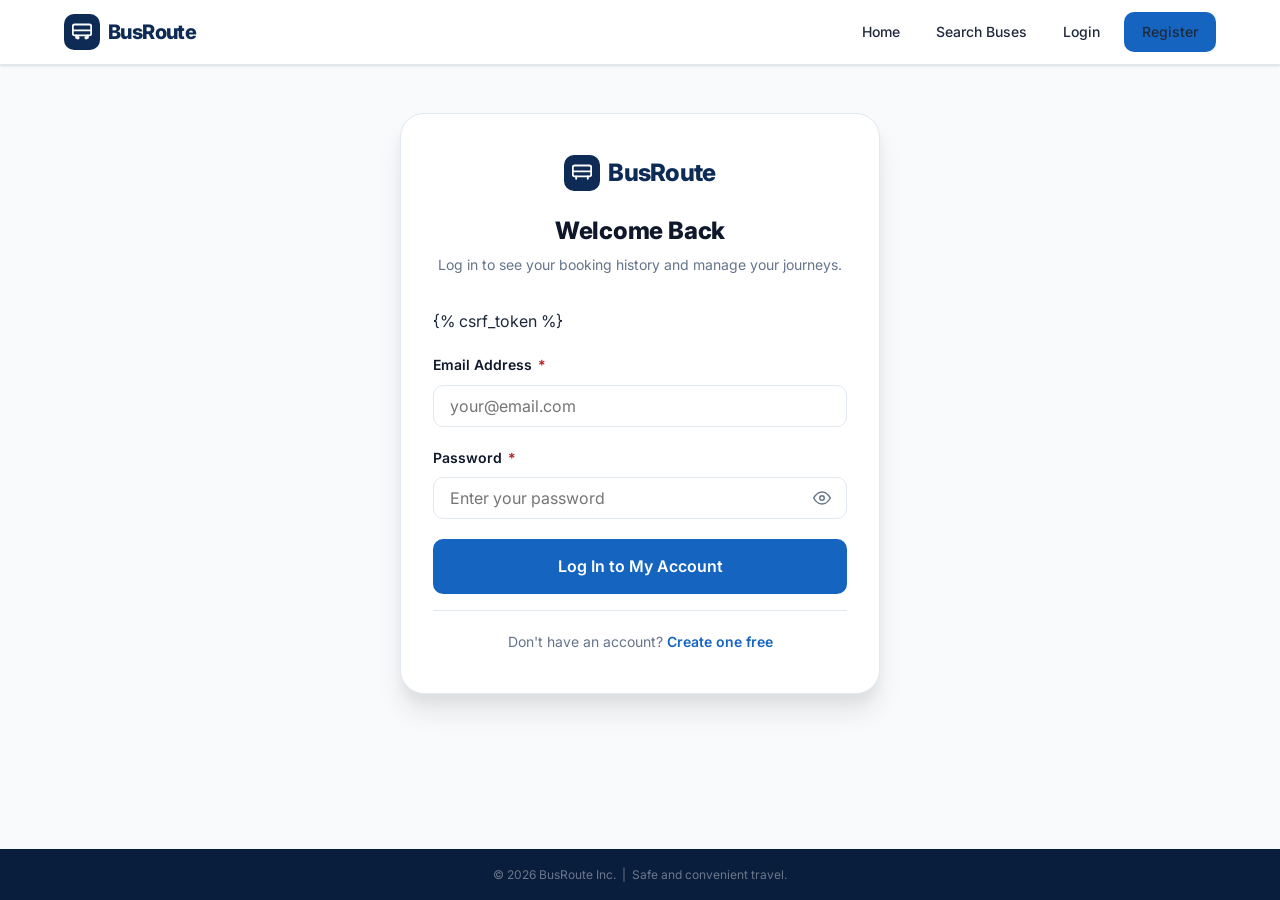
<file: templates/login.html>
<!DOCTYPE html>
<html lang="en">
<head>
  <meta charset="UTF-8" />
  <meta name="viewport" content="width=device-width, initial-scale=1.0" />
  <meta name="description" content="BusRoute — Log in to your account to view your bookings and manage your journeys." />
  <title>Login — BusRoute</title>
  <link rel="preconnect" href="https://fonts.googleapis.com" />
  <link rel="preconnect" href="https://fonts.gstatic.com" crossorigin />
  <link href="https://fonts.googleapis.com/css2?family=Inter:wght@400;500;600;700;800&display=swap" rel="stylesheet" />
  <link rel="stylesheet" href="/assets/css/style.css?v=5" />
  <!-- If already logged in, redirect to home -->
  <script>
    if (localStorage.getItem("busroute_current")) {
      window.location.replace("/");
    }
  </script>
</head>
<body data-page="login">

  <!-- NAVIGATION -->
  <header>
    <nav class="nav" aria-label="Main navigation">
      <div class="nav-inner">
        <a href="/" class="nav-logo" aria-label="BusRoute — Home">
          <div class="nav-logo-icon" aria-hidden="true">
            <svg viewBox="0 0 24 24" width="20" height="20" fill="none" stroke="currentColor" stroke-width="2.2" stroke-linecap="round">
              <rect x="1" y="3" width="22" height="13" rx="2"/>
              <path d="M5 16v3M19 16v3M1 10h22"/>
              <circle cx="7" cy="19" r="1" fill="currentColor"/>
              <circle cx="17" cy="19" r="1" fill="currentColor"/>
            </svg>
          </div>
          BusRoute
        </a>
        <ul class="nav-links" role="list">
          <li><a href="/">Home</a></li>
          <li><a href="/buses/">Search Buses</a></li>
          <li id="auth-nav-placeholder"></li>
        </ul>
        <button id="hamburger-btn" class="hamburger" aria-label="Open navigation menu" aria-expanded="false" aria-controls="mobile-menu">
          <svg viewBox="0 0 24 24" width="22" height="22" fill="none" stroke="currentColor" stroke-width="2.5" stroke-linecap="round" aria-hidden="true">
            <line x1="3" y1="6" x2="21" y2="6"/><line x1="3" y1="12" x2="21" y2="12"/><line x1="3" y1="18" x2="21" y2="18"/>
          </svg>
        </button>
      </div>
    </nav>
    <div id="mobile-overlay" class="mobile-overlay" aria-hidden="true"></div>
    <nav id="mobile-menu" class="mobile-menu" aria-label="Mobile navigation">
      <a href="/">Home</a>
      <a href="/buses/">Search Buses</a>
      <div id="mobile-auth-nav"></div>
    </nav>
  </header>

  <main id="main-content">
    <div class="auth-page">
      <div class="auth-card">

        <!-- Logo -->
        <div class="auth-card-logo">
          <a href="/" class="nav-logo" aria-label="BusRoute home">
            <div class="nav-logo-icon" aria-hidden="true">
              <svg viewBox="0 0 24 24" width="20" height="20" fill="none" stroke="currentColor" stroke-width="2.2" stroke-linecap="round">
                <rect x="1" y="3" width="22" height="13" rx="2"/>
                <path d="M5 16v3M19 16v3M1 10h22"/>
              </svg>
            </div>
            BusRoute
          </a>
        </div>

        <h1 class="auth-card-title">Welcome Back</h1>
        <p class="auth-card-subtitle">Log in to see your booking history and manage your journeys.</p>

        <!-- Error / success message area -->
        <div id="login-alert" role="alert" aria-live="assertive" hidden></div>

        <!-- Login Form -->
        <form id="login-form" class="auth-form" method="POST" novalidate aria-label="Login form">
          {% csrf_token %}
          <!-- Email -->
          <div class="form-group">
            <label class="form-label" for="login-email">
              Email Address <span class="required" aria-hidden="true">*</span>
            </label>
            <input
              type="email"
              id="login-email"
              name="email"
              class="form-input"
              placeholder="your@email.com"
              required
              aria-required="true"
              autocomplete="email"
            />
          </div>

          <!-- Password -->
          <div class="form-group">
            <label class="form-label" for="login-password">
              Password <span class="required" aria-hidden="true">*</span>
            </label>
            <div class="password-wrapper">
              <input
                type="password"
                id="login-password"
                name="password"
                class="form-input"
                placeholder="Enter your password"
                required
                aria-required="true"
                autocomplete="current-password"
              />
              <button type="button" class="password-toggle" id="login-pw-toggle"
                      aria-label="Show password" aria-controls="login-password">
                <svg viewBox="0 0 24 24" width="18" height="18" fill="none" stroke="currentColor" stroke-width="2" stroke-linecap="round" aria-hidden="true" id="pw-eye-icon">
                  <path d="M1 12s4-8 11-8 11 8 11 8-4 8-11 8-11-8-11-8z"/><circle cx="12" cy="12" r="3"/>
                </svg>
              </button>
            </div>
          </div>

          <!-- Submit -->
          <button type="submit" id="login-submit-btn" class="btn btn-primary btn-lg btn-full">
            Log In to My Account
          </button>
        </form>

        <!-- Footer link -->
        <div class="auth-form-footer">
          Don't have an account?
          <a href="/register/" id="go-to-register">Create one free</a>
        </div>

      </div>
    </div>
  </main>

  <!-- Minimal footer -->
  <footer style="background:var(--color-primary-dark); color:rgba(255,255,255,0.4); text-align:center; padding:1rem; font-size:0.75rem;">
    © 2026 BusRoute Inc. &nbsp;|&nbsp; Safe and convenient travel.
  </footer>

  <script src="/assets/js/data.js"></script>
  <script src="/assets/js/auth.js"></script>
  <script src="/assets/js/app.js?v=9"></script>
</body>
</html>
</file>
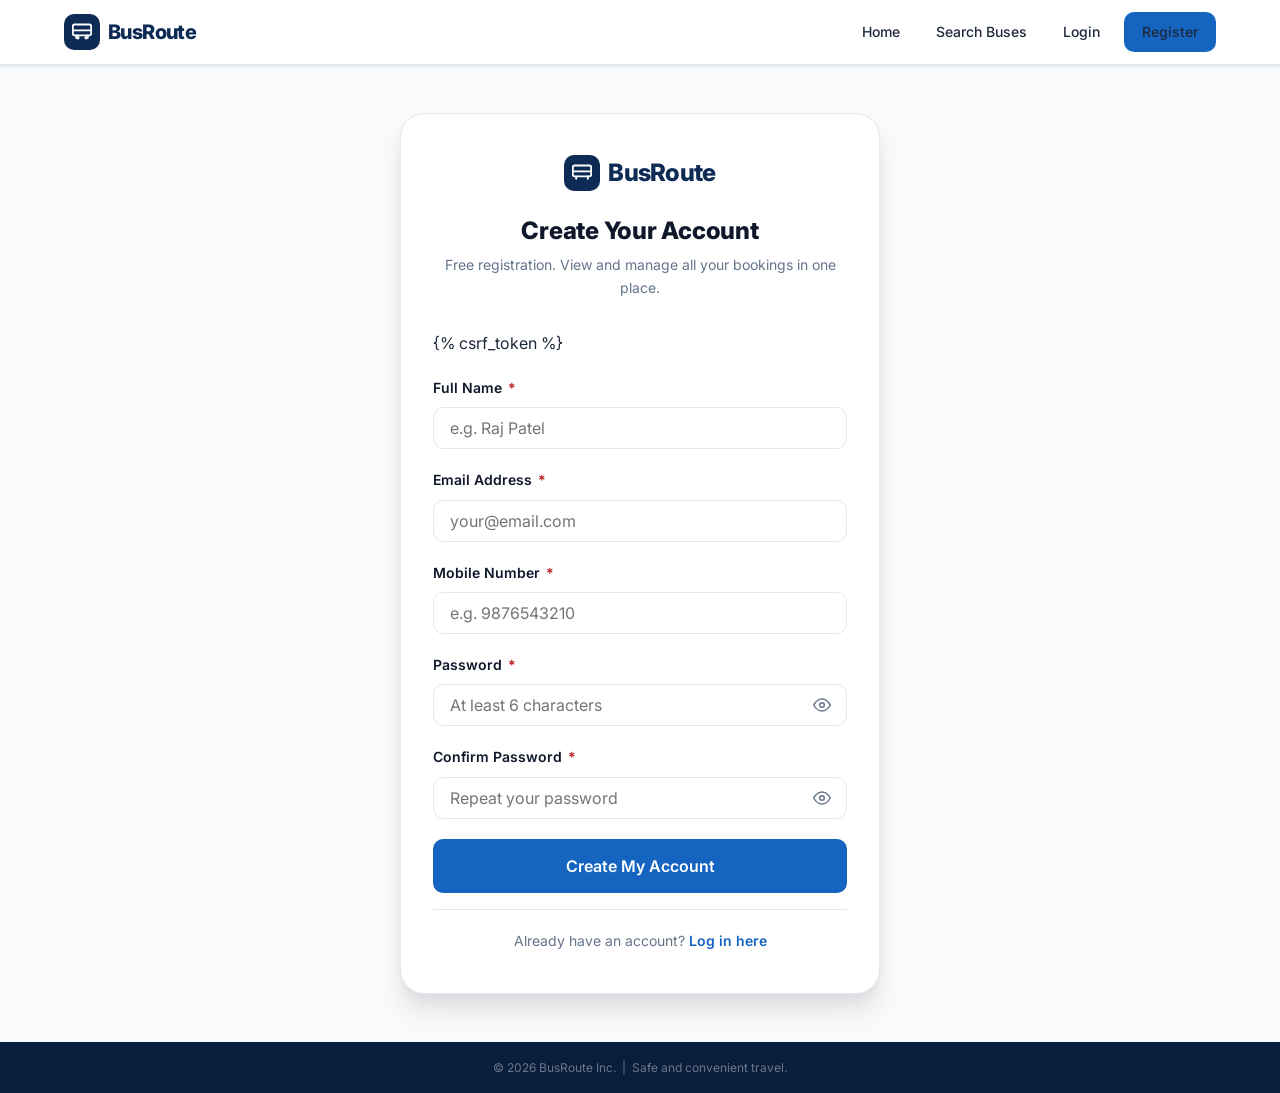
<file: templates/register.html>
<!DOCTYPE html>
<html lang="en">
<head>
  <meta charset="UTF-8" />
  <meta name="viewport" content="width=device-width, initial-scale=1.0" />
  <meta name="description" content="BusRoute — Create a free account to save and manage your bus bookings." />
  <title>Register — BusRoute</title>
  <link rel="preconnect" href="https://fonts.googleapis.com" />
  <link rel="preconnect" href="https://fonts.gstatic.com" crossorigin />
  <link href="https://fonts.googleapis.com/css2?family=Inter:wght@400;500;600;700;800&display=swap" rel="stylesheet" />
  <link rel="stylesheet" href="/assets/css/style.css?v=5" />
  <!-- If already logged in, redirect to home -->
  <script>
    if (localStorage.getItem("busroute_current")) {
      window.location.replace("/");
    }
  </script>
</head>
<body data-page="register">

  <!-- NAVIGATION -->
  <header>
    <nav class="nav" aria-label="Main navigation">
      <div class="nav-inner">
        <a href="/" class="nav-logo" aria-label="BusRoute — Home">
          <div class="nav-logo-icon" aria-hidden="true">
            <svg viewBox="0 0 24 24" width="20" height="20" fill="none" stroke="currentColor" stroke-width="2.2" stroke-linecap="round">
              <rect x="1" y="3" width="22" height="13" rx="2"/>
              <path d="M5 16v3M19 16v3M1 10h22"/>
              <circle cx="7" cy="19" r="1" fill="currentColor"/>
              <circle cx="17" cy="19" r="1" fill="currentColor"/>
            </svg>
          </div>
          BusRoute
        </a>
        <ul class="nav-links" role="list">
          <li><a href="/">Home</a></li>
          <li><a href="/buses/">Search Buses</a></li>
          <li id="auth-nav-placeholder"></li>
        </ul>
        <button id="hamburger-btn" class="hamburger" aria-label="Open navigation menu" aria-expanded="false" aria-controls="mobile-menu">
          <svg viewBox="0 0 24 24" width="22" height="22" fill="none" stroke="currentColor" stroke-width="2.5" stroke-linecap="round" aria-hidden="true">
            <line x1="3" y1="6" x2="21" y2="6"/><line x1="3" y1="12" x2="21" y2="12"/><line x1="3" y1="18" x2="21" y2="18"/>
          </svg>
        </button>
      </div>
    </nav>
    <div id="mobile-overlay" class="mobile-overlay" aria-hidden="true"></div>
    <nav id="mobile-menu" class="mobile-menu" aria-label="Mobile navigation">
      <a href="/">Home</a>
      <a href="/buses/">Search Buses</a>
      <div id="mobile-auth-nav"></div>
    </nav>
  </header>

  <main id="main-content">
    <div class="auth-page">
      <div class="auth-card">

        <!-- Logo -->
        <div class="auth-card-logo">
          <a href="/" class="nav-logo" aria-label="BusRoute home">
            <div class="nav-logo-icon" aria-hidden="true">
              <svg viewBox="0 0 24 24" width="20" height="20" fill="none" stroke="currentColor" stroke-width="2.2" stroke-linecap="round">
                <rect x="1" y="3" width="22" height="13" rx="2"/>
                <path d="M5 16v3M19 16v3M1 10h22"/>
              </svg>
            </div>
            BusRoute
          </a>
        </div>

        <h1 class="auth-card-title">Create Your Account</h1>
        <p class="auth-card-subtitle">Free registration. View and manage all your bookings in one place.</p>

        <!-- Error / success message area -->
        <div id="register-alert" role="alert" aria-live="assertive" hidden></div>

        <!-- Registration Form -->
        <form id="register-form" class="auth-form" method="POST" novalidate aria-label="Registration form">
          {% csrf_token %}
          <!-- Full Name -->
          <div class="form-group">
            <label class="form-label" for="reg-name">
              Full Name <span class="required" aria-hidden="true">*</span>
            </label>
            <input
              type="text"
              id="reg-name"
              name="full_name"
              class="form-input"
              placeholder="e.g. Raj Patel"
              required
              aria-required="true"
              autocomplete="name"
              minlength="2"
            />
          </div>

          <!-- Email -->
          <div class="form-group">
            <label class="form-label" for="reg-email">
              Email Address <span class="required" aria-hidden="true">*</span>
            </label>
            <input
              type="email"
              id="reg-email"
              name="email"
              class="form-input"
              placeholder="your@email.com"
              required
              aria-required="true"
              autocomplete="email"
            />
          </div>

          <!-- Phone -->
          <div class="form-group">
            <label class="form-label" for="reg-phone">
              Mobile Number <span class="required" aria-hidden="true">*</span>
            </label>
            <input
              type="tel"
              id="reg-phone"
              name="phone"
              class="form-input"
              placeholder="e.g. 9876543210"
              required
              aria-required="true"
              autocomplete="tel"
              pattern="[6-9][0-9]{9}"
              maxlength="10"
            />
          </div>

          <!-- Password -->
          <div class="form-group">
            <label class="form-label" for="reg-password">
              Password <span class="required" aria-hidden="true">*</span>
            </label>
            <div class="password-wrapper">
              <input
                type="password"
                id="reg-password"
                name="password"
                class="form-input"
                placeholder="At least 6 characters"
                required
                aria-required="true"
                autocomplete="new-password"
                minlength="6"
                aria-describedby="password-strength-label"
              />
              <button type="button" class="password-toggle" id="reg-pw-toggle"
                      aria-label="Show password" aria-controls="reg-password">
                <svg viewBox="0 0 24 24" width="18" height="18" fill="none" stroke="currentColor" stroke-width="2" stroke-linecap="round" aria-hidden="true">
                  <path d="M1 12s4-8 11-8 11 8 11 8-4 8-11 8-11-8-11-8z"/><circle cx="12" cy="12" r="3"/>
                </svg>
              </button>
            </div>
            <!-- Password strength indicator -->
            <div class="password-strength" id="password-strength-area" aria-hidden="true" hidden>
              <div class="password-strength-bar">
                <div class="password-strength-fill" id="strength-fill"></div>
              </div>
              <span class="password-strength-label" id="password-strength-label"></span>
            </div>
          </div>

          <!-- Confirm Password -->
          <div class="form-group">
            <label class="form-label" for="reg-confirm-password">
              Confirm Password <span class="required" aria-hidden="true">*</span>
            </label>
            <div class="password-wrapper">
              <input
                type="password"
                id="reg-confirm-password"
                name="confirm_password"
                class="form-input"
                placeholder="Repeat your password"
                required
                aria-required="true"
                autocomplete="new-password"
              />
              <button type="button" class="password-toggle" id="reg-cpw-toggle"
                      aria-label="Show confirm password" aria-controls="reg-confirm-password">
                <svg viewBox="0 0 24 24" width="18" height="18" fill="none" stroke="currentColor" stroke-width="2" stroke-linecap="round" aria-hidden="true">
                  <path d="M1 12s4-8 11-8 11 8 11 8-4 8-11 8-11-8-11-8z"/><circle cx="12" cy="12" r="3"/>
                </svg>
              </button>
            </div>
          </div>

          <!-- Submit -->
          <button type="submit" id="register-submit-btn" class="btn btn-primary btn-lg btn-full">
            Create My Account
          </button>
        </form>

        <!-- Footer link -->
        <div class="auth-form-footer">
          Already have an account?
          <a href="/login/">Log in here</a>
        </div>

      </div>
    </div>
  </main>

  <footer style="background:var(--color-primary-dark); color:rgba(255,255,255,0.4); text-align:center; padding:1rem; font-size:0.75rem;">
    © 2026 BusRoute Inc. &nbsp;|&nbsp; Safe and convenient travel.
  </footer>

  <script src="/assets/js/data.js"></script>
  <script src="/assets/js/auth.js"></script>
  <script src="/assets/js/app.js?v=9"></script>
</body>
</html>
</file>
<file: assets/css/style.css>
/* BusRoute - Main Stylesheet */

/* Colors and Variables */
:root {
  /* Colors */
  --color-primary:       #0d2b55;   /* Dark navy blue — primary brand color */
  --color-primary-dark:  #091d3c;   /* Deeper navy for hover states */
  --color-accent:        #1565c0;   /* Medium blue accent */
  --color-accent-light:  #1976d2;   /* Lighter blue for hover */
  --color-accent-bg:     #e8f0fe;   /* Very light blue for subtle backgrounds */
  --color-success:       #1b8a4f;   /* Green for success states */
  --color-success-bg:    #e6f4ee;
  --color-warning:       #b45309;   /* Amber for warnings */
  --color-warning-bg:    #fffbeb;
  --color-error:         #b91c1c;   /* Red for errors */
  --color-error-bg:      #fef2f2;
  --color-info:          #0369a1;   /* Info blue */
  --color-info-bg:       #eff6ff;

  /* Neutral tones */
  --color-white:         #ffffff;
  --color-bg:            #f8fafc;   /* Page background */
  --color-surface:       #ffffff;   /* Card backgrounds */
  --color-border:        #e2e8f0;   /* Borders and dividers */
  --color-muted:         #64748b;   /* Muted / secondary text */
  --color-text:          #1e293b;   /* Body text */
  --color-text-heading:  #0f172a;   /* Headings */
  --color-star:          #f59e0b;   /* Rating stars */

  /* Spacing */
  --space-1:   0.25rem;   /*  4px */
  --space-2:   0.5rem;    /*  8px */
  --space-3:   0.75rem;   /* 12px */
  --space-4:   1rem;      /* 16px */
  --space-5:   1.25rem;   /* 20px */
  --space-6:   1.5rem;    /* 24px */
  --space-8:   2rem;      /* 32px */
  --space-10:  2.5rem;    /* 40px */
  --space-12:  3rem;      /* 48px */
  --space-16:  4rem;      /* 64px */
  --space-20:  5rem;      /* 80px */

  /* Border Radii */
  --radius-sm:  0.375rem;  /*  6px */
  --radius-md:  0.625rem;  /* 10px */
  --radius-lg:  1rem;      /* 16px */
  --radius-xl:  1.5rem;    /* 24px */
  --radius-full: 9999px;

  /* Shadows */
  --shadow-sm:  0 1px 3px rgba(0,0,0,0.08), 0 1px 2px rgba(0,0,0,0.06);
  --shadow-md:  0 4px 6px rgba(0,0,0,0.07), 0 2px 4px rgba(0,0,0,0.06);
  --shadow-lg:  0 10px 15px rgba(0,0,0,0.08), 0 4px 6px rgba(0,0,0,0.05);
  --shadow-xl:  0 20px 25px rgba(0,0,0,0.08), 0 8px 10px rgba(0,0,0,0.04);

  /* Typography */
  --font-sans: 'Inter', system-ui, -apple-system, BlinkMacSystemFont, 'Segoe UI', sans-serif;
  --font-size-xs:   0.75rem;    /* 12px */
  --font-size-sm:   0.875rem;   /* 14px */
  --font-size-base: 1rem;       /* 16px */
  --font-size-lg:   1.125rem;   /* 18px */
  --font-size-xl:   1.25rem;    /* 20px */
  --font-size-2xl:  1.5rem;     /* 24px */
  --font-size-3xl:  1.875rem;   /* 30px */
  --font-size-4xl:  2.25rem;    /* 36px */

  /* Transitions */
  --transition-fast:   150ms ease;
  --transition-normal: 250ms ease;
  --transition-slow:   400ms ease;

  /* Layout */
  --container-max:  1200px;
  --nav-height:     64px;
}

/* CSS Reset and Base Styles */
*, *::before, *::after {
  box-sizing: border-box;
  margin: 0;
  padding: 0;
}

html {
  font-size: 16px;
  scroll-behavior: smooth;
  -webkit-text-size-adjust: 100%;
}

body {
  font-family: var(--font-sans);
  font-size: var(--font-size-base);
  color: var(--color-text);
  background-color: var(--color-bg);
  line-height: 1.6;
  min-height: 100vh;
  display: flex;
  flex-direction: column;
  overflow-x: hidden;
}

img, svg {
  display: block;
  max-width: 100%;
}

a {
  color: var(--color-accent);
  text-decoration: none;
  transition: color var(--transition-fast);
}

a:hover {
  color: var(--color-accent-light);
}

ul, ol {
  list-style: none;
}

/* Typography */
h1, h2, h3, h4, h5, h6 {
  color: var(--color-text-heading);
  font-weight: 700;
  line-height: 1.25;
  letter-spacing: -0.01em;
}

h1 { font-size: var(--font-size-4xl); }
h2 { font-size: var(--font-size-3xl); }
h3 { font-size: var(--font-size-2xl); }
h4 { font-size: var(--font-size-xl); }

p { margin-bottom: var(--space-4); }
p:last-child { margin-bottom: 0; }

strong { font-weight: 600; }
code {
  font-family: 'Courier New', Courier, monospace;
  background: var(--color-accent-bg);
  padding: 0.15em 0.4em;
  border-radius: var(--radius-sm);
  font-size: 0.9em;
  color: var(--color-accent);
}

/* Layout and Containers */
.container {
  max-width: var(--container-max);
  margin: 0 auto;
  padding: 0 var(--space-6);
}

.section {
  padding: var(--space-16) 0;
}

.section-sm {
  padding: var(--space-10) 0;
}

.section-header {
  text-align: center;
  margin-bottom: var(--space-10);
}

.section-title {
  font-size: var(--font-size-3xl);
  color: var(--color-text-heading);
  margin-bottom: var(--space-3);
}

.section-subtitle {
  font-size: var(--font-size-lg);
  color: var(--color-muted);
  max-width: 560px;
  margin: 0 auto;
}

main {
  flex: 1;
}

/* Navigation Bar */
.nav {
  position: sticky;
  top: 0;
  z-index: 100;
  background: var(--color-white);
  border-bottom: 1px solid var(--color-border);
  box-shadow: var(--shadow-sm);
}

.nav-inner {
  display: flex;
  align-items: center;
  justify-content: space-between;
  height: var(--nav-height);
  max-width: var(--container-max);
  margin: 0 auto;
  padding: 0 var(--space-6);
}

/* BusRoute Wordmark / Logo */
.nav-logo {
  display: flex;
  align-items: center;
  gap: var(--space-2);
  text-decoration: none;
  color: var(--color-primary);
  font-weight: 800;
  font-size: var(--font-size-xl);
  letter-spacing: -0.03em;
  flex-shrink: 0;
}

.nav-logo:hover {
  color: var(--color-accent);
}

.nav-logo-icon {
  display: flex;
  align-items: center;
  justify-content: center;
  width: 36px;
  height: 36px;
  background: var(--color-primary);
  border-radius: var(--radius-md);
  color: var(--color-white);
  transition: background var(--transition-fast);
}

.nav-logo:hover .nav-logo-icon {
  background: var(--color-accent);
}

/* Desktop navigation links */
.nav-links {
  display: flex;
  align-items: center;
  gap: var(--space-1);
}

.nav-links a {
  color: var(--color-text);
  font-size: var(--font-size-sm);
  font-weight: 500;
  padding: var(--space-2) var(--space-4);
  border-radius: var(--radius-md);
  transition: all var(--transition-fast);
  text-decoration: none;
}

.nav-links a:hover {
  background: var(--color-accent-bg);
  color: var(--color-accent);
}

.nav-links a.active {
  color: var(--color-accent);
  background: var(--color-accent-bg);
}

/* Hamburger button */
.hamburger {
  display: none;
  align-items: center;
  justify-content: center;
  width: 40px;
  height: 40px;
  border: none;
  background: transparent;
  border-radius: var(--radius-sm);
  cursor: pointer;
  color: var(--color-text);
  transition: background var(--transition-fast);
}

.hamburger:hover { background: var(--color-accent-bg); }

/* Mobile overlay */
.mobile-overlay {
  display: none;
  position: fixed;
  inset: 0;
  background: rgba(0,0,0,0.4);
  z-index: 98;
}

.mobile-overlay.active { display: block; }

/* Mobile menu */
.mobile-menu {
  display: none;
  flex-direction: column;
  position: fixed;
  top: var(--nav-height);
  left: 0;
  right: 0;
  background: var(--color-white);
  border-bottom: 1px solid var(--color-border);
  box-shadow: var(--shadow-lg);
  z-index: 99;
  padding: var(--space-4) var(--space-6);
  gap: var(--space-2);
  transform: translateY(-10px);
  opacity: 0;
  pointer-events: none;
  transition: transform var(--transition-normal), opacity var(--transition-normal);
}

.mobile-menu.open {
  display: flex;
  transform: translateY(0);
  opacity: 1;
  pointer-events: auto;
}

.mobile-menu a {
  color: var(--color-text);
  font-size: var(--font-size-base);
  font-weight: 500;
  padding: var(--space-3) var(--space-4);
  border-radius: var(--radius-md);
  text-decoration: none;
  transition: all var(--transition-fast);
}

.mobile-menu a:hover {
  background: var(--color-accent-bg);
  color: var(--color-accent);
}

/* Keyboard focus styles for accessibility */
a:focus-visible,
button:focus-visible,
input:focus-visible,
select:focus-visible,
textarea:focus-visible {
  outline: 2px solid var(--color-accent);
  outline-offset: 2px;
}

/* Buttons */
.btn {
  display: inline-flex;
  align-items: center;
  justify-content: center;
  gap: var(--space-2);
  padding: 0.625rem var(--space-5);
  font-family: var(--font-sans);
  font-size: var(--font-size-sm);
  font-weight: 600;
  border-radius: var(--radius-md);
  border: 2px solid transparent;
  cursor: pointer;
  text-decoration: none;
  transition: all var(--transition-fast);
  white-space: nowrap;
  line-height: 1.4;
}

.btn:disabled {
  opacity: 0.5;
  cursor: not-allowed;
}

.btn-primary {
  background: var(--color-accent);
  color: var(--color-white);
  border-color: var(--color-accent);
}

.btn-primary:hover:not(:disabled) {
  background: var(--color-accent-light);
  border-color: var(--color-accent-light);
  color: var(--color-white);
  transform: translateY(-1px);
  box-shadow: var(--shadow-md);
}

.btn-outline {
  background: transparent;
  color: var(--color-accent);
  border-color: var(--color-accent);
}

.btn-outline:hover:not(:disabled) {
  background: var(--color-accent-bg);
  color: var(--color-accent);
  transform: translateY(-1px);
}

.btn-dark {
  background: var(--color-primary);
  color: var(--color-white);
  border-color: var(--color-primary);
}

.btn-dark:hover:not(:disabled) {
  background: var(--color-primary-dark);
  border-color: var(--color-primary-dark);
  color: var(--color-white);
  transform: translateY(-1px);
  box-shadow: var(--shadow-md);
}

.btn-lg {
  font-size: var(--font-size-base);
  padding: 0.875rem var(--space-8);
}

.btn-sm {
  font-size: var(--font-size-xs);
  padding: 0.4rem var(--space-3);
}

.btn-full {
  width: 100%;
}

/* Form Inputs */
.form-group {
  display: flex;
  flex-direction: column;
  gap: var(--space-2);
}

.form-label {
  font-size: var(--font-size-sm);
  font-weight: 600;
  color: var(--color-text-heading);
}

.form-label .required {
  color: var(--color-error);
  margin-left: 2px;
}

.form-input,
.form-select,
.form-textarea {
  width: 100%;
  padding: 0.625rem var(--space-4);
  font-family: var(--font-sans);
  font-size: var(--font-size-base);
  color: var(--color-text);
  background: var(--color-white);
  border: 1.5px solid var(--color-border);
  border-radius: var(--radius-md);
  transition: border-color var(--transition-fast), box-shadow var(--transition-fast);
  appearance: none;
  -webkit-appearance: none;
}

.form-input:hover,
.form-select:hover {
  border-color: var(--color-muted);
}

.form-input:focus,
.form-select:focus,
.form-textarea:focus {
  border-color: var(--color-accent);
  box-shadow: 0 0 0 3px rgba(21, 101, 192, 0.15);
  outline: none;
}

.form-select {
  background-image: url("data:image/svg+xml,%3Csvg xmlns='http://www.w3.org/2000/svg' width='12' height='12' viewBox='0 0 24 24' fill='none' stroke='%2364748b' stroke-width='2' stroke-linecap='round'%3E%3Cpolyline points='6 9 12 15 18 9'/%3E%3C/svg%3E");
  background-repeat: no-repeat;
  background-position: right 0.75rem center;
  padding-right: 2.5rem;
  cursor: pointer;
}

.form-input.input-error,
.form-select.input-error {
  border-color: var(--color-error);
}

.field-error {
  display: block;
  font-size: var(--font-size-xs);
  color: var(--color-error);
  font-weight: 500;
  margin-top: var(--space-1);
}

/* Swap button (between From/To selects) */
.swap-btn {
  display: flex;
  align-items: center;
  justify-content: center;
  width: 36px;
  height: 36px;
  border: 1.5px solid var(--color-border);
  background: var(--color-white);
  border-radius: var(--radius-full);
  cursor: pointer;
  color: var(--color-accent);
  transition: all var(--transition-fast);
  flex-shrink: 0;
  align-self: flex-end;
  margin-bottom: 0;
}

.swap-btn:hover {
  background: var(--color-accent-bg);
  border-color: var(--color-accent);
  transform: rotate(180deg);
}

.swap-btn.swapping {
  transform: rotate(180deg);
}

/* Hero Section */
.hero {
  background: linear-gradient(160deg, var(--color-primary) 0%, #1a3c6e 100%);
  color: var(--color-white);
  padding: var(--space-20) 0 var(--space-12);
  position: relative;
  overflow: hidden;
}

.hero::before {
  content: "";
  position: absolute;
  inset: 0;
  background: url("data:image/svg+xml,%3Csvg width='60' height='60' viewBox='0 0 60 60' xmlns='http://www.w3.org/2000/svg'%3E%3Cg fill='none' fill-rule='evenodd'%3E%3Cg fill='%23ffffff' fill-opacity='0.03'%3E%3Cpath d='M36 34v-4h-2v4h-4v2h4v4h2v-4h4v-2h-4zm0-30V0h-2v4h-4v2h4v4h2V6h4V4h-4zM6 34v-4H4v4H0v2h4v4h2v-4h4v-2H6zM6 4V0H4v4H0v2h4v4h2V6h4V4H6z'/%3E%3C/g%3E%3C/g%3E%3C/svg%3E");
  pointer-events: none;
}

.hero-content {
  position: relative;
  z-index: 1;
  max-width: var(--container-max);
  margin: 0 auto;
  padding: 0 var(--space-6);
}

.hero-badge {
  display: inline-flex;
  align-items: center;
  gap: var(--space-2);
  background: rgba(255,255,255,0.12);
  color: rgba(255,255,255,0.9);
  padding: var(--space-2) var(--space-4);
  border-radius: var(--radius-full);
  font-size: var(--font-size-sm);
  font-weight: 500;
  margin-bottom: var(--space-5);
  border: 1px solid rgba(255,255,255,0.15);
}

.hero h1 {
  color: var(--color-white);
  font-size: clamp(2rem, 5vw, 3.5rem);
  font-weight: 800;
  letter-spacing: -0.03em;
  line-height: 1.1;
  margin-bottom: var(--space-5);
  max-width: 700px;
}

.hero-subtitle {
  font-size: var(--font-size-lg);
  color: rgba(255,255,255,0.8);
  max-width: 540px;
  margin-bottom: var(--space-10);
  line-height: 1.7;
}

/* Search Card */
.search-card {
  background: var(--color-white);
  border-radius: var(--radius-xl);
  box-shadow: var(--shadow-xl);
  padding: var(--space-8);
  max-width: 860px;
}

.search-card-title {
  font-size: var(--font-size-lg);
  font-weight: 700;
  color: var(--color-text-heading);
  margin-bottom: var(--space-6);
  display: flex;
  align-items: center;
  gap: var(--space-2);
}

.search-form-row {
  display: grid;
  grid-template-columns: 1fr auto 1fr;
  gap: var(--space-3);
  align-items: end;
  margin-bottom: var(--space-4);
}

.search-form-bottom {
  display: grid;
  grid-template-columns: 1fr 1fr auto;
  gap: var(--space-4);
  align-items: end;
}

.search-form-bottom .btn {
  align-self: flex-end;
}

/* Homepage Sections */

/* Popular Routes */
.popular-routes { background: var(--color-bg); }

.routes-grid {
  display: grid;
  grid-template-columns: repeat(auto-fill, minmax(280px, 1fr));
  gap: var(--space-5);
}

.route-card {
  background: var(--color-white);
  border: 1px solid var(--color-border);
  border-radius: var(--radius-lg);
  padding: var(--space-6);
  display: flex;
  flex-direction: column;
  gap: var(--space-4);
  transition: all var(--transition-fast);
  box-shadow: var(--shadow-sm);
}

.route-card:hover {
  border-color: var(--color-accent);
  box-shadow: var(--shadow-md);
  transform: translateY(-2px);
}

.route-card-route {
  display: flex;
  align-items: center;
  gap: var(--space-3);
  flex-wrap: wrap;
}

.route-city {
  font-weight: 700;
  font-size: var(--font-size-lg);
  color: var(--color-text-heading);
}

.route-arrow {
  color: var(--color-accent);
  font-size: var(--font-size-xl);
  font-weight: 300;
}

.route-card-meta {
  display: flex;
  justify-content: space-between;
  align-items: center;
}

.route-bus-count {
  font-size: var(--font-size-sm);
  color: var(--color-muted);
}

.route-fare {
  font-size: var(--font-size-sm);
  font-weight: 600;
  color: var(--color-success);
}

.route-card-btn {
  width: 100%;
  text-align: center;
}

/* Features / Why Choose Section */
.features { background: var(--color-white); }

.features-grid {
  display: grid;
  grid-template-columns: repeat(auto-fill, minmax(240px, 1fr));
  gap: var(--space-6);
}

.feature-card {
  padding: var(--space-6);
  border: 1px solid var(--color-border);
  border-radius: var(--radius-lg);
  text-align: center;
  transition: all var(--transition-fast);
}

.feature-card:hover {
  border-color: var(--color-accent);
  box-shadow: var(--shadow-md);
  transform: translateY(-2px);
}

.feature-icon {
  display: flex;
  align-items: center;
  justify-content: center;
  width: 56px;
  height: 56px;
  background: var(--color-accent-bg);
  border-radius: var(--radius-lg);
  margin: 0 auto var(--space-4);
  color: var(--color-accent);
}

.feature-title {
  font-size: var(--font-size-lg);
  font-weight: 700;
  margin-bottom: var(--space-2);
}

.feature-desc {
  font-size: var(--font-size-sm);
  color: var(--color-muted);
  line-height: 1.6;
}

/* How It Works */
.how-it-works { background: var(--color-accent-bg); }

.steps-row {
  display: flex;
  gap: var(--space-6);
  position: relative;
}

.steps-row::before {
  content: "";
  position: absolute;
  top: 28px;
  left: 28px;
  right: 28px;
  height: 2px;
  background: var(--color-border);
  z-index: 0;
}

.step {
  flex: 1;
  display: flex;
  flex-direction: column;
  align-items: center;
  text-align: center;
  gap: var(--space-3);
  position: relative;
  z-index: 1;
}

.step-number {
  width: 56px;
  height: 56px;
  border-radius: var(--radius-full);
  background: var(--color-accent);
  color: var(--color-white);
  font-size: var(--font-size-xl);
  font-weight: 800;
  display: flex;
  align-items: center;
  justify-content: center;
  flex-shrink: 0;
  box-shadow: var(--shadow-md);
}

.step-title {
  font-size: var(--font-size-base);
  font-weight: 700;
}

.step-desc {
  font-size: var(--font-size-sm);
  color: var(--color-muted);
  line-height: 1.5;
  margin: 0;
}

/* GET vs POST Highlight Section */
.method-highlight {
  background: var(--color-primary);
  color: var(--color-white);
}

.method-highlight .section-title {
  color: var(--color-white);
}

.method-highlight .section-subtitle {
  color: rgba(255,255,255,0.75);
}

.method-cards-row {
  display: grid;
  grid-template-columns: 1fr 1fr;
  gap: var(--space-6);
  margin-top: var(--space-10);
}

.method-card {
  background: rgba(255,255,255,0.07);
  border: 1px solid rgba(255,255,255,0.12);
  border-radius: var(--radius-lg);
  padding: var(--space-6);
}

.method-card-badge {
  display: inline-block;
  padding: var(--space-1) var(--space-3);
  border-radius: var(--radius-full);
  font-size: var(--font-size-xs);
  font-weight: 700;
  letter-spacing: 0.05em;
  text-transform: uppercase;
  margin-bottom: var(--space-4);
}

.method-card-badge.get { background: rgba(34,197,94,0.2); color: #86efac; }
.method-card-badge.post { background: rgba(59,130,246,0.2); color: #93c5fd; }

.method-card h3 {
  color: var(--color-white);
  margin-bottom: var(--space-3);
  font-size: var(--font-size-xl);
}

.method-card p {
  color: rgba(255,255,255,0.75);
  font-size: var(--font-size-sm);
  line-height: 1.7;
  margin: 0;
}

/* Bus Result Cards */
.buses-page-header {
  background: var(--color-primary);
  color: var(--color-white);
  padding: var(--space-10) 0 var(--space-8);
}

.search-summary-bar {
  display: flex;
  align-items: center;
  gap: var(--space-3);
  flex-wrap: wrap;
  font-size: var(--font-size-sm);
  color: rgba(255,255,255,0.8);
  margin-top: var(--space-3);
}

.summary-route {
  font-size: var(--font-size-xl);
  font-weight: 700;
  color: var(--color-white);
}

.summary-divider {
  color: rgba(255,255,255,0.4);
}

.buses-content {
  padding: var(--space-8) 0;
}

.buses-layout {
  display: grid;
  grid-template-columns: 280px 1fr;
  gap: var(--space-8);
  align-items: start;
}

/* Sort & filter bar */
.results-toolbar {
  display: flex;
  align-items: center;
  justify-content: space-between;
  margin-bottom: var(--space-5);
  flex-wrap: wrap;
  gap: var(--space-4);
}

.results-count {
  font-weight: 600;
  color: var(--color-text-heading);
}

.sort-bar {
  display: flex;
  align-items: center;
  gap: var(--space-3);
}

.sort-label {
  font-size: var(--font-size-sm);
  color: var(--color-muted);
  white-space: nowrap;
}

/* Bus cards */
.bus-card {
  background: var(--color-white);
  border: 1px solid var(--color-border);
  border-radius: var(--radius-lg);
  padding: var(--space-6);
  margin-bottom: var(--space-4);
  box-shadow: var(--shadow-sm);
  transition: all var(--transition-fast);
}

.bus-card:hover {
  border-color: var(--color-accent);
  box-shadow: var(--shadow-md);
  transform: translateY(-1px);
}

.bus-card-header {
  display: flex;
  justify-content: space-between;
  align-items: flex-start;
  margin-bottom: var(--space-4);
  flex-wrap: wrap;
  gap: var(--space-3);
  padding-bottom: var(--space-3);
  border-bottom: 1px solid var(--color-border);
}

/* Bus Card Details Grid - Horizontal Label & Value Rows */
.bus-details-grid {
  display: grid;
  grid-template-columns: repeat(auto-fit, minmax(280px, 1fr));
  column-gap: 2.5rem;
  row-gap: 0.25rem;
  margin: 1rem 0 1.25rem 0;
}

.bus-detail-row {
  display: flex;
  justify-content: space-between;
  align-items: center;
  padding: 0.55rem 0;
  border-bottom: 1px solid #f1f5f9;
}

.detail-label {
  font-size: var(--font-size-sm);
  color: var(--color-muted);
  font-weight: 500;
  text-align: left;
}

.detail-value {
  font-size: var(--font-size-sm);
  color: var(--color-text-heading);
  font-weight: 600;
  text-align: right;
}

.bus-card-operator {
  display: flex;
  align-items: center;
  gap: var(--space-3);
}

.operator-icon {
  width: 40px;
  height: 40px;
  background: var(--color-accent-bg);
  border-radius: var(--radius-md);
  display: flex;
  align-items: center;
  justify-content: center;
  color: var(--color-accent);
  flex-shrink: 0;
}

.operator-name {
  display: block;
  font-weight: 700;
  font-size: var(--font-size-base);
  color: var(--color-text-heading);
}

.bus-type-badge {
  display: inline-block;
  background: var(--color-accent-bg);
  color: var(--color-accent);
  font-size: var(--font-size-xs);
  font-weight: 600;
  padding: 0.15rem 0.5rem;
  border-radius: var(--radius-sm);
  margin-top: 2px;
}

.bus-card-rating {
  display: flex;
  align-items: center;
  gap: var(--space-1);
}

.star { color: var(--color-star); }
.star-empty { color: var(--color-border); }

.rating-value {
  font-size: var(--font-size-sm);
  font-weight: 600;
  color: var(--color-text);
  margin-left: var(--space-1);
}

.bus-card-times {
  display: flex;
  align-items: center;
  gap: var(--space-4);
  margin-bottom: var(--space-5);
}

.time-block {
  display: flex;
  flex-direction: column;
  gap: 2px;
}

.time-block-right {
  text-align: right;
  align-items: flex-end;
}

.time-main {
  font-size: var(--font-size-2xl);
  font-weight: 800;
  color: var(--color-text-heading);
  letter-spacing: -0.02em;
  font-variant-numeric: tabular-nums;
}

.time-city {
  font-size: var(--font-size-sm);
  color: var(--color-muted);
}

.journey-duration {
  flex: 1;
  display: flex;
  align-items: center;
  gap: var(--space-3);
}

.duration-line {
  flex: 1;
  height: 1.5px;
  background: var(--color-border);
  position: relative;
}

.duration-line::after {
  content: "";
  position: absolute;
  right: -4px;
  top: -3px;
  width: 7px;
  height: 7px;
  border-radius: 50%;
  background: var(--color-accent);
}

.duration-label {
  font-size: var(--font-size-xs);
  font-weight: 600;
  color: var(--color-muted);
  white-space: nowrap;
  background: var(--color-bg);
  padding: 0 var(--space-2);
}

.bus-card-amenities {
  display: flex;
  flex-wrap: wrap;
  gap: var(--space-2);
  margin-bottom: var(--space-5);
}

.amenity-tag {
  font-size: var(--font-size-xs);
  color: var(--color-muted);
  background: var(--color-bg);
  border: 1px solid var(--color-border);
  padding: 0.15rem 0.5rem;
  border-radius: var(--radius-full);
}

.bus-card-footer {
  display: flex;
  align-items: center;
  justify-content: space-between;
  gap: var(--space-4);
  flex-wrap: wrap;
  padding-top: var(--space-5);
  border-top: 1px solid var(--color-border);
}

.fare-block {
  display: flex;
  flex-direction: column;
  gap: 2px;
}

.fare-per {
  font-size: var(--font-size-xl);
  font-weight: 800;
  color: var(--color-text-heading);
}

.fare-total {
  font-size: var(--font-size-xs);
  color: var(--color-muted);
}

.seats-block {}

.seats-ok {
  font-size: var(--font-size-sm);
  color: var(--color-success);
  font-weight: 600;
}

.seats-low {
  font-size: var(--font-size-sm);
  color: var(--color-warning);
  font-weight: 600;
}

/* Sidebar (filter panel placeholder) */
.filter-sidebar {
  background: var(--color-white);
  border: 1px solid var(--color-border);
  border-radius: var(--radius-lg);
  padding: var(--space-6);
  box-shadow: var(--shadow-sm);
  position: sticky;
  top: calc(var(--nav-height) + var(--space-4));
}

.filter-sidebar h3 {
  font-size: var(--font-size-base);
  margin-bottom: var(--space-4);
}

/* Booking Page */
.booking-page-header {
  background: var(--color-primary);
  padding: var(--space-10) 0;
  color: var(--color-white);
}

.booking-page-header h1 {
  color: var(--color-white);
}

.booking-page-header p {
  color: rgba(255,255,255,0.75);
}

.booking-layout {
  display: grid;
  grid-template-columns: 1fr 380px;
  gap: var(--space-8);
  padding: var(--space-8) 0;
  align-items: start;
}

.booking-panel {
  background: var(--color-white);
  border: 1px solid var(--color-border);
  border-radius: var(--radius-lg);
  padding: var(--space-6);
  box-shadow: var(--shadow-sm);
  margin-bottom: var(--space-5);
}

.booking-panel-title {
  font-size: var(--font-size-xl);
  font-weight: 700;
  margin-bottom: var(--space-5);
  color: var(--color-text-heading);
  padding-bottom: var(--space-4);
  border-bottom: 1px solid var(--color-border);
}

.fare-summary-panel {
  background: var(--color-white);
  border: 1px solid var(--color-border);
  border-radius: var(--radius-lg);
  padding: var(--space-6);
  box-shadow: var(--shadow-sm);
  position: sticky;
  top: calc(var(--nav-height) + var(--space-4));
}

.fare-summary-title {
  font-size: var(--font-size-base);
  font-weight: 700;
  margin-bottom: var(--space-4);
}

.fare-display {
  font-size: var(--font-size-lg);
  font-weight: 600;
  color: var(--color-accent);
  background: var(--color-accent-bg);
  padding: var(--space-4);
  border-radius: var(--radius-md);
  margin-bottom: var(--space-5);
  text-align: center;
}

.summary-card-header {
  display: flex;
  justify-content: space-between;
  align-items: flex-start;
  margin-bottom: var(--space-5);
  flex-wrap: wrap;
  gap: var(--space-3);
}

.summary-card-meta {
  display: flex;
  flex-direction: column;
  gap: var(--space-2);
  padding-top: var(--space-4);
  border-top: 1px solid var(--color-border);
  font-size: var(--font-size-sm);
  color: var(--color-text);
}

.passenger-form-grid {
  display: grid;
  grid-template-columns: 1fr 1fr;
  gap: var(--space-4);
}

/* POST note banner */
.post-method-note {
  display: flex;
  align-items: flex-start;
  gap: var(--space-3);
  background: var(--color-info-bg);
  border: 1px solid #bfdbfe;
  border-radius: var(--radius-md);
  padding: var(--space-4);
  margin-bottom: var(--space-5);
  font-size: var(--font-size-sm);
  color: var(--color-info);
  line-height: 1.6;
}

/* Seat Map Layout */
.bus-seat-legend {
  display: flex;
  justify-content: center;
  gap: 1.5rem;
  margin: 0.5rem 0 1.25rem 0;
  flex-wrap: wrap;
}

.legend-badge {
  display: flex;
  align-items: center;
  gap: 0.5rem;
  font-size: var(--font-size-sm);
  font-weight: 500;
  color: var(--color-text);
}

.legend-box {
  width: 22px;
  height: 22px;
  border-radius: 5px;
  display: inline-block;
}

.available-box {
  background: #ffffff;
  border: 2px solid var(--color-primary);
}

.selected-box {
  background: var(--color-primary);
  border: 2px solid var(--color-primary);
}

.booked-box {
  background: #f1f5f9;
  border: 2px solid #cbd5e1;
}

/* Bus Vehicle Cabin Frame */
.bus-cabin-container {
  max-width: 360px;
  margin: 1.25rem auto;
  background: #ffffff;
  border: 2.5px solid #cbd5e1;
  border-radius: 32px 32px 14px 14px;
  box-shadow: 0 10px 25px -5px rgba(15, 23, 42, 0.08);
  overflow: hidden;
}

.bus-cabin-front {
  background: #f8fafc;
  border-bottom: 2px dashed #cbd5e1;
  padding: 0.85rem 1.25rem;
  display: flex;
  justify-content: space-between;
  align-items: center;
}

.bus-front-label {
  font-size: 0.75rem;
  font-weight: 700;
  letter-spacing: 0.12em;
  color: #94a3b8;
}

.bus-steering-wheel {
  display: flex;
  align-items: center;
  gap: 0.35rem;
  font-size: 0.8rem;
  font-weight: 600;
  color: #64748b;
}

.bus-seats-deck {
  display: grid;
  grid-template-columns: 46px 46px 32px 46px 46px;
  gap: 10px;
  justify-content: center;
  padding: 1.5rem 1rem;
}

.bus-seat {
  width: 46px;
  height: 46px;
  border-radius: 8px 8px 6px 6px;
  display: flex;
  align-items: center;
  justify-content: center;
  font-size: 0.85rem;
  font-weight: 700;
  transition: all 0.15s ease;
  position: relative;
  cursor: pointer;
  border: 2px solid;
  font-family: inherit;
  box-sizing: border-box;
}

/* Seat headrest shape */
.bus-seat::before {
  content: "";
  position: absolute;
  top: 3px;
  width: 22px;
  height: 4px;
  border-radius: 2px;
  background: currentColor;
  opacity: 0.3;
}

.bus-seat.seat-available {
  background: #ffffff;
  border-color: var(--color-primary);
  color: var(--color-primary);
}

.bus-seat.seat-available:hover {
  background: var(--color-accent-bg);
  transform: translateY(-2px);
  box-shadow: 0 4px 8px rgba(13, 43, 85, 0.15);
}

.bus-seat.seat-selected {
  background: var(--color-primary);
  border-color: var(--color-primary);
  color: #ffffff;
  transform: scale(1.05);
  box-shadow: 0 4px 10px rgba(13, 43, 85, 0.25);
}

.bus-seat.seat-booked {
  background: #f1f5f9;
  border-color: #cbd5e1;
  color: #94a3b8;
  cursor: not-allowed;
  opacity: 0.7;
}

.bus-aisle-spacer {
  display: flex;
  align-items: center;
  justify-content: center;
}

.bus-cabin-back {
  background: #f8fafc;
  border-top: 2px dashed #cbd5e1;
  padding: 0.6rem;
  text-align: center;
  font-size: 0.75rem;
  font-weight: 700;
  letter-spacing: 0.12em;
  color: #94a3b8;
}

.seat-selection-summary {
  margin-top: 1.25rem;
  padding: 0.85rem 1.25rem;
  background: var(--color-accent-bg);
  border-radius: var(--radius-md);
  display: flex;
  justify-content: space-between;
  align-items: center;
  flex-wrap: wrap;
  gap: 0.75rem;
}

.seat-message {
  margin-top: var(--space-3);
  padding: var(--space-3) var(--space-4);
  border-radius: var(--radius-md);
  font-size: var(--font-size-sm);
  font-weight: 500;
}

.seat-message-error {
  background: var(--color-error-bg);
  color: var(--color-error);
  border: 1px solid #fecaca;
}

.seat-message-info {
  background: var(--color-info-bg);
  color: var(--color-info);
}

.seat-note {
  margin-top: var(--space-3);
}

/* Confirmation Page */
.confirmation-page {
  background: var(--color-bg);
  padding: var(--space-12) 0;
  flex: 1;
}

.confirmation-card {
  background: var(--color-white);
  border: 1px solid var(--color-border);
  border-radius: var(--radius-xl);
  padding: var(--space-10) var(--space-8);
  max-width: 680px;
  margin: 0 auto;
  box-shadow: var(--shadow-lg);
  text-align: center;
}

.confirm-success-icon {
  color: var(--color-success);
  margin: 0 auto var(--space-5);
  width: 72px;
  height: 72px;
  background: var(--color-success-bg);
  border-radius: var(--radius-full);
  display: flex;
  align-items: center;
  justify-content: center;
}

.confirm-heading {
  font-size: var(--font-size-3xl);
  color: var(--color-success);
  margin-bottom: var(--space-2);
}

.confirm-subtitle {
  color: var(--color-muted);
  font-size: var(--font-size-sm);
  margin-bottom: var(--space-8);
}

.confirm-ref-box {
  background: var(--color-accent-bg);
  border: 1px dashed var(--color-accent);
  border-radius: var(--radius-md);
  padding: var(--space-4) var(--space-6);
  margin-bottom: var(--space-8);
  display: inline-flex;
  flex-direction: column;
  gap: var(--space-1);
  min-width: 240px;
}

.confirm-ref-label {
  font-size: var(--font-size-xs);
  color: var(--color-muted);
  text-transform: uppercase;
  letter-spacing: 0.05em;
  font-weight: 600;
}

.confirm-ref-number {
  font-size: var(--font-size-2xl);
  font-weight: 800;
  color: var(--color-accent);
  letter-spacing: 0.04em;
  font-variant-numeric: tabular-nums;
}

.confirm-details-grid {
  text-align: left;
  border: 1px solid var(--color-border);
  border-radius: var(--radius-md);
  overflow: hidden;
  margin-bottom: var(--space-6);
}

.confirm-row {
  display: flex;
  justify-content: space-between;
  align-items: center;
  padding: var(--space-3) var(--space-5);
  border-bottom: 1px solid var(--color-border);
  gap: var(--space-4);
}

.confirm-row:last-child { border-bottom: none; }

.confirm-label {
  font-size: var(--font-size-sm);
  color: var(--color-muted);
  font-weight: 500;
  white-space: nowrap;
}

.confirm-value {
  font-size: var(--font-size-sm);
  font-weight: 600;
  color: var(--color-text-heading);
  text-align: right;
}

.confirm-row-total {
  background: var(--color-accent-bg);
}

.confirm-total-fare {
  font-size: var(--font-size-xl);
  color: var(--color-accent);
}

.confirm-django-note {
  display: flex;
  align-items: flex-start;
  gap: var(--space-2);
  text-align: left;
  margin-bottom: var(--space-6);
  font-size: var(--font-size-xs);
}

.confirm-actions {
  display: flex;
  gap: var(--space-4);
  justify-content: center;
  flex-wrap: wrap;
}

/* Method Lab Page */
.method-lab-header {
  background: var(--color-primary);
  padding: var(--space-10) 0;
  color: var(--color-white);
}

.method-lab-header h1 {
  color: var(--color-white);
}

.method-lab-header p {
  color: rgba(255,255,255,0.75);
}

.lab-section {
  background: var(--color-white);
  border: 1px solid var(--color-border);
  border-radius: var(--radius-lg);
  padding: var(--space-8);
  margin-bottom: var(--space-8);
  box-shadow: var(--shadow-sm);
}

.lab-section-title {
  font-size: var(--font-size-2xl);
  font-weight: 700;
  margin-bottom: var(--space-2);
  display: flex;
  align-items: center;
  gap: var(--space-3);
}

.lab-badge {
  display: inline-flex;
  align-items: center;
  padding: var(--space-1) var(--space-3);
  border-radius: var(--radius-full);
  font-size: var(--font-size-xs);
  font-weight: 700;
  letter-spacing: 0.05em;
  text-transform: uppercase;
}

.lab-badge-get {
  background: #dcfce7;
  color: #166534;
}

.lab-badge-post {
  background: #dbeafe;
  color: #1e40af;
}

.lab-desc {
  color: var(--color-muted);
  margin-bottom: var(--space-6);
  line-height: 1.7;
}

.lab-form {
  background: var(--color-bg);
  padding: var(--space-6);
  border-radius: var(--radius-md);
  margin-bottom: var(--space-6);
}

.lab-form-row {
  display: grid;
  grid-template-columns: repeat(auto-fill, minmax(200px, 1fr));
  gap: var(--space-4);
  margin-bottom: var(--space-4);
}

.lab-url-display {
  background: var(--color-text-heading);
  color: #a5f3fc;
  padding: var(--space-3) var(--space-4);
  border-radius: var(--radius-md);
  font-family: 'Courier New', monospace;
  font-size: var(--font-size-xs);
  word-break: break-all;
  margin-bottom: var(--space-4);
}

.lab-results-section {
  border: 1px solid var(--color-border);
  border-radius: var(--radius-md);
  padding: var(--space-5);
}

.lab-results-post {
  border-color: #bfdbfe;
  background: #f0f7ff;
}

.lab-placeholder {
  color: var(--color-muted);
  font-style: italic;
  text-align: center;
  padding: var(--space-6);
}

.lab-table {
  width: 100%;
  border-collapse: collapse;
  font-size: var(--font-size-sm);
  margin: var(--space-4) 0;
}

.lab-table th {
  background: var(--color-bg);
  padding: var(--space-3) var(--space-4);
  text-align: left;
  font-weight: 600;
  color: var(--color-text-heading);
  border-bottom: 2px solid var(--color-border);
}

.lab-table td {
  padding: var(--space-3) var(--space-4);
  border-bottom: 1px solid var(--color-border);
  vertical-align: top;
}

.lab-table tr:last-child td { border-bottom: none; }

.lab-insight {
  background: var(--color-accent-bg);
  border-left: 3px solid var(--color-accent);
  padding: var(--space-4);
  border-radius: 0 var(--radius-sm) var(--radius-sm) 0;
  font-size: var(--font-size-sm);
  color: var(--color-text);
  margin-top: var(--space-4);
  line-height: 1.7;
}

.lab-insight-django {
  background: #fefce8;
  border-left-color: var(--color-warning);
}

.lab-insight ol {
  list-style: decimal;
  margin-left: var(--space-5);
  margin-top: var(--space-2);
}

.lab-insight li {
  margin-bottom: var(--space-1);
}

.lab-disclaimer {
  display: flex;
  align-items: flex-start;
  gap: var(--space-2);
  background: #fffbeb;
  border: 1px solid #fde68a;
  border-radius: var(--radius-md);
  padding: var(--space-3) var(--space-4);
  font-size: var(--font-size-sm);
  color: var(--color-warning);
  margin-bottom: var(--space-4);
  line-height: 1.6;
}

/* Comparison Table */
.comparison-table-wrapper {
  overflow-x: auto;
  border-radius: var(--radius-md);
  border: 1px solid var(--color-border);
}

.comparison-table {
  width: 100%;
  border-collapse: collapse;
  font-size: var(--font-size-sm);
}

.comparison-table thead {
  background: var(--color-primary);
  color: var(--color-white);
}

.comparison-table th {
  padding: var(--space-4) var(--space-5);
  text-align: left;
  font-weight: 700;
}

.comparison-table th:first-child { width: 35%; }

.comparison-table td {
  padding: var(--space-4) var(--space-5);
  border-bottom: 1px solid var(--color-border);
  vertical-align: top;
  line-height: 1.6;
}

.comparison-table tr:last-child td { border-bottom: none; }
.comparison-table tr:nth-child(even) td { background: var(--color-bg); }

.comparison-table .col-get { color: var(--color-success); }
.comparison-table .col-post { color: var(--color-accent); }
.comparison-table .prop-col { font-weight: 600; color: var(--color-text-heading); }

/* Observations panel */
.observations-panel {
  background: var(--color-bg);
  border-radius: var(--radius-md);
  padding: var(--space-6);
}

.obs-table {
  width: 100%;
  border-collapse: collapse;
  font-size: var(--font-size-sm);
}

.obs-table th {
  background: var(--color-accent-bg);
  padding: var(--space-3) var(--space-4);
  text-align: left;
  font-weight: 600;
  color: var(--color-accent);
  border-bottom: 2px solid var(--color-border);
}

.obs-table td {
  padding: var(--space-3) var(--space-4);
  border-bottom: 1px solid var(--color-border);
  vertical-align: top;
  line-height: 1.5;
}

.obs-table tr:last-child td { border-bottom: none; }
.obs-table tr:nth-child(even) td { background: var(--color-white); }

.obs-result-expected { color: var(--color-success); font-weight: 600; }
.obs-result-observed { color: var(--color-accent); }
.obs-result-conclusion { color: var(--color-text-heading); font-style: italic; }

/* Footer */
.footer {
  background: var(--color-primary-dark);
  color: rgba(255,255,255,0.7);
  padding: var(--space-12) 0 var(--space-6);
  margin-top: auto;
}

.footer-grid {
  display: grid;
  grid-template-columns: 2fr 1fr 1fr 1fr;
  gap: var(--space-10);
  margin-bottom: var(--space-10);
}

.footer-brand .nav-logo {
  color: var(--color-white);
  margin-bottom: var(--space-4);
}

.footer-brand .nav-logo-icon {
  background: rgba(255,255,255,0.1);
}

.footer-brand p {
  font-size: var(--font-size-sm);
  line-height: 1.7;
  color: rgba(255,255,255,0.6);
}

.footer-col-title {
  font-size: var(--font-size-sm);
  font-weight: 700;
  color: var(--color-white);
  text-transform: uppercase;
  letter-spacing: 0.06em;
  margin-bottom: var(--space-4);
}

.footer-links {
  display: flex;
  flex-direction: column;
  gap: var(--space-2);
}

.footer-links a {
  color: rgba(255,255,255,0.6);
  font-size: var(--font-size-sm);
  text-decoration: none;
  transition: color var(--transition-fast);
}

.footer-links a:hover {
  color: var(--color-white);
}

.footer-bottom {
  padding-top: var(--space-6);
  border-top: 1px solid rgba(255,255,255,0.1);
  display: flex;
  justify-content: space-between;
  align-items: center;
  flex-wrap: wrap;
  gap: var(--space-3);
  font-size: var(--font-size-xs);
  color: rgba(255,255,255,0.4);
}

/* Helpers and Utilities */
.demo-note {
  display: flex;
  align-items: flex-start;
  gap: var(--space-2);
  font-size: var(--font-size-xs);
  color: var(--color-muted);
  background: var(--color-bg);
  border: 1px solid var(--color-border);
  padding: var(--space-3) var(--space-4);
  border-radius: var(--radius-sm);
  line-height: 1.5;
  margin-top: var(--space-3);
}

.empty-state {
  text-align: center;
  padding: var(--space-16) var(--space-8);
}

.empty-icon {
  margin: 0 auto var(--space-5);
  opacity: 0.3;
}

.empty-title {
  font-size: var(--font-size-xl);
  color: var(--color-text-heading);
  margin-bottom: var(--space-3);
}

.empty-desc {
  color: var(--color-muted);
  max-width: 420px;
  margin: 0 auto var(--space-4);
  line-height: 1.7;
}

.back-link {
  display: inline-flex;
  align-items: center;
  gap: var(--space-2);
  color: rgba(255,255,255,0.8);
  font-size: var(--font-size-sm);
  text-decoration: none;
  transition: color var(--transition-fast);
  margin-bottom: var(--space-4);
}

.back-link:hover { color: var(--color-white); }

.page-intro {
  color: rgba(255,255,255,0.75);
  font-size: var(--font-size-lg);
  margin-top: var(--space-3);
  max-width: 600px;
}

.sr-only {
  position: absolute;
  width: 1px;
  height: 1px;
  padding: 0;
  margin: -1px;
  overflow: hidden;
  clip: rect(0,0,0,0);
  white-space: nowrap;
  border-width: 0;
}

/* Page header section — shared across internal pages */
.page-header {
  background: var(--color-primary);
  padding: var(--space-10) 0 var(--space-8);
  color: var(--color-white);
}

.page-header h1 {
  color: var(--color-white);
  font-size: var(--font-size-3xl);
  margin-top: var(--space-4);
}

/* Responsive Media Queries */

/* ---- Tablets and below (< 1024px) ---- */
@media (max-width: 1023px) {
  .buses-layout {
    grid-template-columns: 1fr;
  }

  .filter-sidebar {
    position: static;
    display: none; /* Show a filter toggle button on small screens if needed */
  }

  .booking-layout {
    grid-template-columns: 1fr;
  }

  .fare-summary-panel {
    position: static;
  }

  .footer-grid {
    grid-template-columns: 1fr 1fr;
    gap: var(--space-8);
  }
}

/* ---- Mobile / small tablets (< 768px) ---- */
@media (max-width: 767px) {
  :root {
    --space-16: 3rem;
    --space-20: 3.5rem;
  }

  /* Navigation — show hamburger, hide links */
  .nav-links { display: none; }
  .hamburger { display: flex; }

  .hero {
    padding: var(--space-12) 0 var(--space-8);
  }

  .hero h1 { font-size: 1.875rem; }

  .search-card {
    padding: var(--space-5);
    border-radius: var(--radius-lg);
  }

  .search-form-row {
    grid-template-columns: 1fr;
  }

  .swap-btn {
    align-self: center;
    transform: rotate(90deg);
  }

  .swap-btn:hover { transform: rotate(270deg); }

  .search-form-bottom {
    grid-template-columns: 1fr 1fr;
  }

  .search-form-bottom .search-submit-wrap {
    grid-column: 1 / -1;
  }

  /* Sections */
  .section { padding: var(--space-10) 0; }
  .section-title { font-size: var(--font-size-2xl); }

  .steps-row {
    flex-direction: column;
    gap: var(--space-5);
  }

  .steps-row::before { display: none; }

  .method-cards-row {
    grid-template-columns: 1fr;
  }

  .passenger-form-grid {
    grid-template-columns: 1fr;
  }

  .bus-card-footer {
    flex-direction: column;
    align-items: flex-start;
  }

  .bus-card-footer .book-btn {
    width: 100%;
  }

  .bus-card-times {
    flex-wrap: wrap;
    gap: var(--space-3);
  }

  .journey-duration {
    width: 100%;
    order: 3;
  }

  .confirmation-card {
    padding: var(--space-6) var(--space-4);
  }

  .confirm-row {
    flex-direction: column;
    align-items: flex-start;
    gap: var(--space-1);
  }

  .confirm-value { text-align: left; }

  .confirm-actions { flex-direction: column; }
  .confirm-actions .btn { width: 100%; }

  .footer-grid {
    grid-template-columns: 1fr;
    gap: var(--space-6);
  }

  .footer-bottom { flex-direction: column; text-align: center; }

  .lab-form-row { grid-template-columns: 1fr; }

  .obs-table { font-size: var(--font-size-xs); }
  .obs-table th, .obs-table td { padding: var(--space-2) var(--space-3); }
}

/* ---- Very small phones (< 420px) ---- */
@media (max-width: 419px) {
  .container { padding: 0 var(--space-4); }

  .search-form-bottom {
    grid-template-columns: 1fr;
  }

  .seat-grid {
    grid-template-columns: repeat(4, 38px);
    gap: var(--space-1);
  }

  .seat {
    width: 38px;
    height: 38px;
    font-size: 10px;
  }
}

/* Auth Navigation */

/* Container for the auth slot in the desktop nav */
#auth-nav-placeholder {
  display: flex;
  align-items: center;
  gap: var(--space-2);
}

.nav-auth-link {
  color: var(--color-text);
  font-size: var(--font-size-sm);
  font-weight: 500;
  padding: var(--space-2) var(--space-4);
  border-radius: var(--radius-md);
  transition: all var(--transition-fast);
  text-decoration: none;
}

.nav-auth-link:hover {
  background: var(--color-accent-bg);
  color: var(--color-accent);
}

/* User avatar circle (shows first letter of name) */
.auth-avatar {
  width: 32px;
  height: 32px;
  border-radius: var(--radius-full);
  background: var(--color-accent);
  color: var(--color-white);
  font-size: var(--font-size-sm);
  font-weight: 700;
  display: flex;
  align-items: center;
  justify-content: center;
  flex-shrink: 0;
}

/* "Hi, Name" dropdown trigger */
.auth-user-menu {
  display: flex;
  align-items: center;
  gap: var(--space-2);
  cursor: pointer;
  padding: var(--space-2) var(--space-3);
  border-radius: var(--radius-md);
  transition: background var(--transition-fast);
  position: relative;
  user-select: none;
}

.auth-user-menu:hover {
  background: var(--color-accent-bg);
}

.auth-user-name {
  font-size: var(--font-size-sm);
  font-weight: 600;
  color: var(--color-text-heading);
}

/* Dropdown menu */
.auth-dropdown {
  display: none;
  position: absolute;
  top: calc(100% + 8px);
  right: 0;
  min-width: 200px;
  background: var(--color-white);
  border: 1px solid var(--color-border);
  border-radius: var(--radius-md);
  box-shadow: var(--shadow-lg);
  z-index: 200;
  overflow: hidden;
  animation: dropdownIn 0.15s ease;
}

@keyframes dropdownIn {
  from { opacity: 0; transform: translateY(-6px); }
  to   { opacity: 1; transform: translateY(0); }
}

.auth-dropdown.open {
  display: block;
}

.auth-dropdown-item {
  display: flex;
  align-items: center;
  gap: var(--space-3);
  width: 100%;
  padding: var(--space-3) var(--space-4);
  font-size: var(--font-size-sm);
  font-weight: 500;
  color: var(--color-text);
  background: none;
  border: none;
  text-decoration: none;
  cursor: pointer;
  font-family: var(--font-sans);
  transition: background var(--transition-fast);
  text-align: left;
}

.auth-dropdown-item:hover {
  background: var(--color-accent-bg);
  color: var(--color-accent);
}

.auth-dropdown-divider {
  height: 1px;
  background: var(--color-border);
  margin: var(--space-1) 0;
  border: none;
}

.auth-dropdown-logout {
  color: var(--color-error);
}

.auth-dropdown-logout:hover {
  background: var(--color-error-bg);
  color: var(--color-error);
}

/* Mobile auth section */
.mobile-auth-info {
  display: flex;
  align-items: center;
  gap: var(--space-3);
  padding: var(--space-3) var(--space-4);
  background: var(--color-accent-bg);
  border-radius: var(--radius-md);
  margin-bottom: var(--space-2);
}

.mobile-auth-avatar {
  width: 40px;
  height: 40px;
  border-radius: var(--radius-full);
  background: var(--color-accent);
  color: var(--color-white);
  font-size: var(--font-size-base);
  font-weight: 700;
  display: flex;
  align-items: center;
  justify-content: center;
  flex-shrink: 0;
}

.mobile-auth-name {
  font-weight: 700;
  font-size: var(--font-size-base);
  color: var(--color-text-heading);
}

.mobile-auth-email {
  font-size: var(--font-size-xs);
  color: var(--color-muted);
}

.mobile-auth-link {
  color: var(--color-text);
  font-size: var(--font-size-base);
  font-weight: 500;
  padding: var(--space-3) var(--space-4);
  border-radius: var(--radius-md);
  text-decoration: none;
  transition: all var(--transition-fast);
  display: block;
}

.mobile-auth-link:hover {
  background: var(--color-accent-bg);
  color: var(--color-accent);
}

.mobile-auth-logout {
  width: 100%;
  text-align: left;
  justify-content: flex-start;
  border-color: var(--color-error);
  color: var(--color-error);
  margin-top: var(--space-2);
}

.mobile-auth-logout:hover {
  background: var(--color-error-bg);
  color: var(--color-error);
}

/* Login and Register Pages */
.auth-page {
  flex: 1;
  display: flex;
  align-items: center;
  justify-content: center;
  padding: var(--space-12) var(--space-4);
  background: var(--color-bg);
}

.auth-card {
  background: var(--color-white);
  border: 1px solid var(--color-border);
  border-radius: var(--radius-xl);
  padding: var(--space-10) var(--space-8);
  width: 100%;
  max-width: 480px;
  box-shadow: var(--shadow-xl);
}

.auth-card-logo {
  display: flex;
  justify-content: center;
  margin-bottom: var(--space-6);
}

.auth-card-logo .nav-logo {
  font-size: var(--font-size-2xl);
}

.auth-card-title {
  font-size: var(--font-size-2xl);
  font-weight: 800;
  color: var(--color-text-heading);
  text-align: center;
  margin-bottom: var(--space-2);
}

.auth-card-subtitle {
  text-align: center;
  color: var(--color-muted);
  font-size: var(--font-size-sm);
  margin-bottom: var(--space-8);
}

.auth-form {
  display: flex;
  flex-direction: column;
  gap: var(--space-5);
}

.auth-form-footer {
  text-align: center;
  font-size: var(--font-size-sm);
  color: var(--color-muted);
  margin-top: var(--space-4);
  padding-top: var(--space-5);
  border-top: 1px solid var(--color-border);
}

.auth-form-footer a {
  font-weight: 600;
  color: var(--color-accent);
}

/* Alert messages (error / success banners) */
.auth-alert {
  display: flex;
  align-items: flex-start;
  gap: var(--space-3);
  padding: var(--space-4);
  border-radius: var(--radius-md);
  font-size: var(--font-size-sm);
  line-height: 1.5;
  font-weight: 500;
}

.auth-alert-error {
  background: var(--color-error-bg);
  border: 1px solid #fecaca;
  color: var(--color-error);
}

.auth-alert-success {
  background: var(--color-success-bg);
  border: 1px solid #86efac;
  color: var(--color-success);
}

/* Password input with show/hide toggle */
.password-wrapper {
  position: relative;
}

.password-wrapper .form-input {
  padding-right: 2.75rem;
}

.password-toggle {
  position: absolute;
  right: 0.75rem;
  top: 50%;
  transform: translateY(-50%);
  background: none;
  border: none;
  cursor: pointer;
  color: var(--color-muted);
  padding: 0.25rem;
  display: flex;
  align-items: center;
  transition: color var(--transition-fast);
}

.password-toggle:hover {
  color: var(--color-accent);
}

/* Password strength bar */
.password-strength {
  margin-top: var(--space-2);
}

.password-strength-bar {
  height: 4px;
  border-radius: var(--radius-full);
  background: var(--color-border);
  overflow: hidden;
  margin-bottom: var(--space-1);
}

.password-strength-fill {
  height: 100%;
  border-radius: var(--radius-full);
  transition: width 0.3s ease, background 0.3s ease;
  width: 0%;
}

.password-strength-fill.strength-weak   { width: 33%; background: var(--color-error); }
.password-strength-fill.strength-medium { width: 66%; background: var(--color-warning); }
.password-strength-fill.strength-strong { width: 100%; background: var(--color-success); }

.password-strength-label {
  font-size: var(--font-size-xs);
  color: var(--color-muted);
}

/* Divider */
.auth-divider {
  display: flex;
  align-items: center;
  gap: var(--space-4);
  color: var(--color-muted);
  font-size: var(--font-size-xs);
  margin: var(--space-2) 0;
}

.auth-divider::before,
.auth-divider::after {
  content: "";
  flex: 1;
  height: 1px;
  background: var(--color-border);
}

/* My Bookings Page */
.my-bookings-page {
  padding: var(--space-8) 0 var(--space-16);
  background: var(--color-bg);
  flex: 1;
}

.my-bookings-header {
  background: var(--color-primary);
  padding: var(--space-10) 0 var(--space-8);
  color: var(--color-white);
}

.my-bookings-header h1 {
  color: var(--color-white);
  margin-top: var(--space-4);
}

.my-bookings-header p {
  color: rgba(255,255,255,0.75);
  margin-top: var(--space-2);
}

.booking-history-card {
  background: var(--color-white);
  border: 1px solid var(--color-border);
  border-radius: var(--radius-lg);
  padding: var(--space-6);
  margin-bottom: var(--space-4);
  box-shadow: var(--shadow-sm);
  transition: all var(--transition-fast);
}

.booking-history-card:hover {
  border-color: var(--color-accent);
  box-shadow: var(--shadow-md);
}

.booking-history-header {
  display: flex;
  justify-content: space-between;
  align-items: flex-start;
  margin-bottom: var(--space-4);
  flex-wrap: wrap;
  gap: var(--space-3);
}

.booking-ref-tag {
  display: inline-flex;
  align-items: center;
  gap: var(--space-2);
  background: var(--color-accent-bg);
  color: var(--color-accent);
  padding: var(--space-1) var(--space-3);
  border-radius: var(--radius-full);
  font-size: var(--font-size-xs);
  font-weight: 700;
  letter-spacing: 0.04em;
}

.booking-status-badge {
  display: inline-flex;
  align-items: center;
  padding: var(--space-1) var(--space-3);
  border-radius: var(--radius-full);
  font-size: var(--font-size-xs);
  font-weight: 600;
}

.booking-status-demo {
  background: var(--color-warning-bg);
  color: var(--color-warning);
}

.booking-history-route {
  display: flex;
  align-items: center;
  gap: var(--space-3);
  margin-bottom: var(--space-4);
  flex-wrap: wrap;
}

.booking-history-city {
  font-size: var(--font-size-xl);
  font-weight: 800;
  color: var(--color-text-heading);
}

.booking-history-arrow {
  color: var(--color-accent);
  font-size: var(--font-size-2xl);
  line-height: 1;
}

.booking-history-meta {
  display: grid;
  grid-template-columns: repeat(auto-fill, minmax(160px, 1fr));
  gap: var(--space-3);
  padding-top: var(--space-4);
  border-top: 1px solid var(--color-border);
}

.booking-meta-item {
  display: flex;
  flex-direction: column;
  gap: 2px;
}

.booking-meta-label {
  font-size: var(--font-size-xs);
  color: var(--color-muted);
  font-weight: 500;
  text-transform: uppercase;
  letter-spacing: 0.04em;
}

.booking-meta-value {
  font-size: var(--font-size-sm);
  font-weight: 600;
  color: var(--color-text-heading);
}

.booking-meta-value.fare {
  color: var(--color-accent);
  font-size: var(--font-size-base);
}

/* Guest promo card on confirmation page */
.guest-account-prompt {
  background: linear-gradient(135deg, var(--color-primary) 0%, #1a3c6e 100%);
  border-radius: var(--radius-lg);
  padding: var(--space-8);
  color: var(--color-white);
  margin-top: var(--space-6);
  display: flex;
  align-items: center;
  gap: var(--space-6);
  flex-wrap: wrap;
}

.guest-prompt-icon {
  width: 56px;
  height: 56px;
  background: rgba(255,255,255,0.12);
  border-radius: var(--radius-full);
  display: flex;
  align-items: center;
  justify-content: center;
  flex-shrink: 0;
  color: var(--color-white);
}

.guest-prompt-text h3 {
  color: var(--color-white);
  font-size: var(--font-size-xl);
  margin-bottom: var(--space-2);
}

.guest-prompt-text p {
  color: rgba(255,255,255,0.75);
  font-size: var(--font-size-sm);
  line-height: 1.6;
  margin: 0;
}

.guest-prompt-actions {
  display: flex;
  gap: var(--space-3);
  flex-wrap: wrap;
  margin-left: auto;
}

.btn-white {
  background: var(--color-white);
  color: var(--color-primary);
  border-color: var(--color-white);
  font-weight: 700;
}

.btn-white:hover:not(:disabled) {
  background: var(--color-accent-bg);
  color: var(--color-primary);
  transform: translateY(-1px);
}

/* Saved-to-account success note on confirmation page */
.account-saved-note {
  display: flex;
  align-items: center;
  gap: var(--space-3);
  background: var(--color-success-bg);
  border: 1px solid #86efac;
  border-radius: var(--radius-md);
  padding: var(--space-4);
  margin-top: var(--space-5);
  font-size: var(--font-size-sm);
  color: var(--color-success);
  font-weight: 500;
}

/* Responsive auth */
@media (max-width: 767px) {
  .auth-card {
    padding: var(--space-6) var(--space-5);
    border-radius: var(--radius-lg);
    border: none;
    box-shadow: none;
    background: transparent;
  }

  .auth-page {
    align-items: flex-start;
    padding-top: var(--space-8);
  }

  .guest-account-prompt {
    flex-direction: column;
    text-align: center;
  }

  .guest-prompt-icon { margin: 0 auto; }
  .guest-prompt-actions { width: 100%; justify-content: center; }

  .booking-history-meta {
    grid-template-columns: 1fr 1fr;
  }
}
</file>
